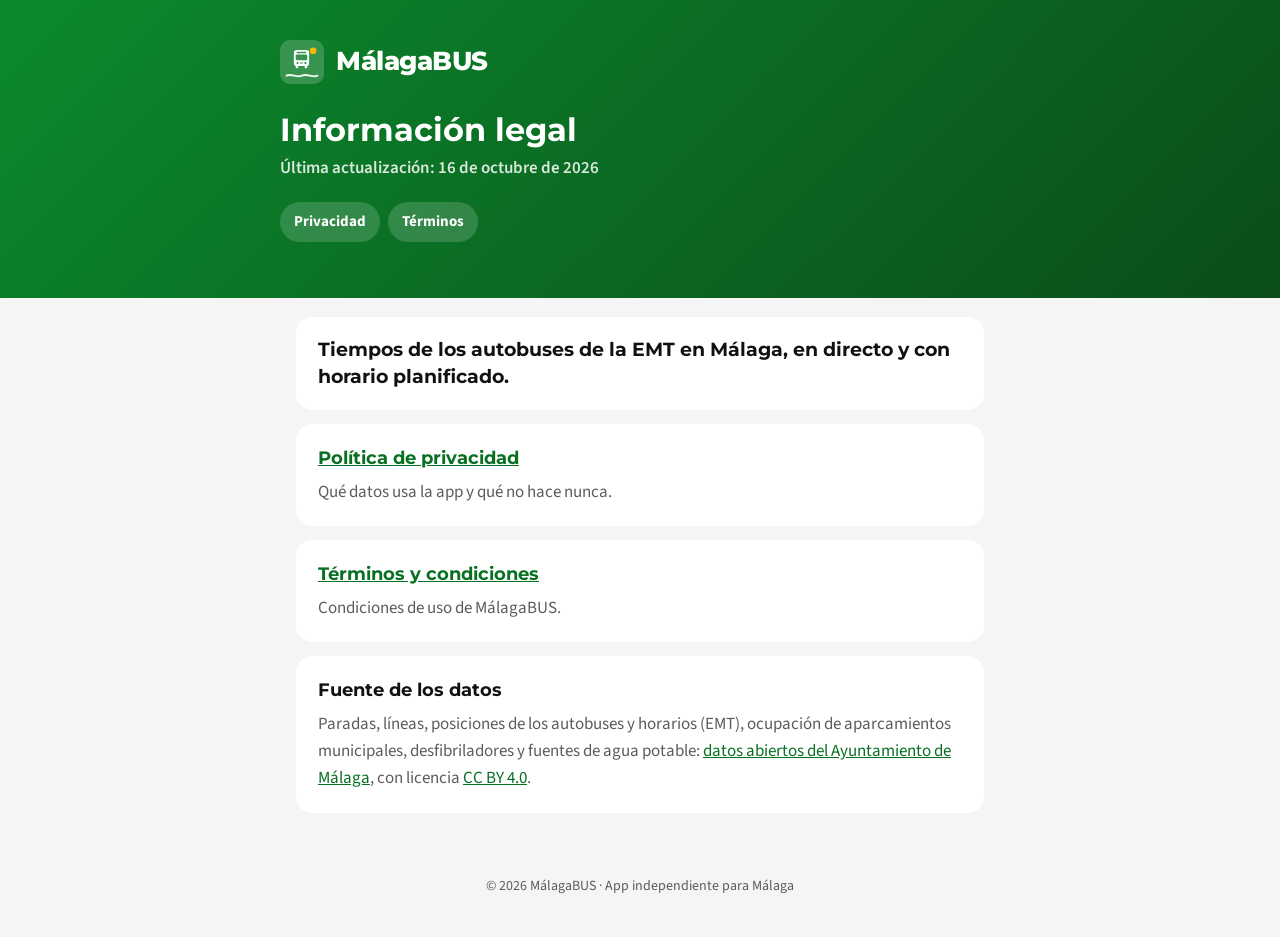
<file: index.html>
<!doctype html>
<html lang="es">
<head>
<meta charset="utf-8">
<meta name="viewport" content="width=device-width, initial-scale=1">
<title>MálagaBUS · Información legal</title>
<link rel="preconnect" href="https://fonts.googleapis.com">
<link rel="preconnect" href="https://fonts.gstatic.com" crossorigin>
<link href="https://fonts.googleapis.com/css2?family=Montserrat:wght@700;800&family=Source+Sans+3:wght@400;600;700&display=swap" rel="stylesheet">
<link rel="stylesheet" href="style.css">
</head>
<body>
<header>
  <div class="wrap">
    <a class="brand" href="index.html"><svg viewBox="0 0 1024 1024" aria-hidden="true"><rect width="1024" height="1024" rx="229" fill="#FFFFFF" fill-opacity="0.18"/><path d="M150 830C270 770 392 890 512 830C632 770 754 890 874 830" fill="none" stroke="#FFFFFF" stroke-opacity="0.92" stroke-width="44" stroke-linecap="round"/><circle cx="770" cy="250" r="78" fill="#F5B800"/><path fill="#FFFFFF" fill-rule="evenodd" d="M389.59999999999997 231.7H610.3999999999999A66.7 66.7 0 0 1 677.0999999999999 298.4V540.0A66.7 66.7 0 0 1 610.3999999999999 606.7H389.59999999999997A66.7 66.7 0 0 1 322.9 540.0V298.4A66.7 66.7 0 0 1 389.59999999999997 231.7ZM402.09999999999997 273.3H597.8999999999999A16.7 16.7 0 0 1 614.5999999999999 290.0V289.90000000000003A16.7 16.7 0 0 1 597.8999999999999 306.6H402.09999999999997A16.7 16.7 0 0 1 385.4 289.90000000000003V290.0A16.7 16.7 0 0 1 402.09999999999997 273.3ZM397.90000000000003 335.8H602.1000000000001A33.3 33.3 0 0 1 635.4000000000001 369.1V440.0A33.3 33.3 0 0 1 602.1000000000001 473.3H397.90000000000003A33.3 33.3 0 0 1 364.6 440.0V369.1A33.3 33.3 0 0 1 397.90000000000003 335.8ZM382.3 535.8a26.0 26.0 0 1 0 52.0 0a26.0 26.0 0 1 0 -52.0 0ZM565.7 535.8a26.0 26.0 0 1 0 52.0 0a26.0 26.0 0 1 0 -52.0 0ZM475.0 523.3H525.0A12.5 12.5 0 0 1 537.5 535.8V535.8A12.5 12.5 0 0 1 525.0 548.3H475.0A12.5 12.5 0 0 1 462.5 535.8V535.8A12.5 12.5 0 0 1 475.0 523.3ZM385.40000000000003 606.7H406.3A20.8 20.8 0 0 1 427.1 627.5V635.9000000000001A20.8 20.8 0 0 1 406.3 656.7H385.40000000000003A20.8 20.8 0 0 1 364.6 635.9000000000001V627.5A20.8 20.8 0 0 1 385.40000000000003 606.7ZM593.6999999999999 606.7H614.6A20.8 20.8 0 0 1 635.4 627.5V635.9000000000001A20.8 20.8 0 0 1 614.6 656.7H593.6999999999999A20.8 20.8 0 0 1 572.9 635.9000000000001V627.5A20.8 20.8 0 0 1 593.6999999999999 606.7Z"/></svg><span>MálagaBUS</span></a>
    <h1>Información legal</h1>
    <p class="updated">Última actualización: 16 de octubre de 2026</p>
    <nav>
      <a href="privacidad.html">Privacidad</a>
      <a href="terminos.html">Términos</a>
    </nav>
  </div>
</header>
<main class="wrap">
<p class="intro">Tiempos de los autobuses de la EMT en Málaga, en directo y con horario planificado.</p>
<section><h2><a href="privacidad.html">Política de privacidad</a></h2><p>Qué datos usa la app y qué no hace nunca.</p></section>
<section><h2><a href="terminos.html">Términos y condiciones</a></h2><p>Condiciones de uso de MálagaBUS.</p></section>
<section><h2>Fuente de los datos</h2><p>Paradas, líneas, posiciones de los autobuses y horarios (EMT), ocupación de aparcamientos municipales, desfibriladores y fuentes de agua potable: <a href="https://datosabiertos.malaga.eu/">datos abiertos del Ayuntamiento de Málaga</a>, con licencia <a href="https://creativecommons.org/licenses/by/4.0/deed.es">CC BY 4.0</a>.</p></section>
</main>
<footer>© 2026 MálagaBUS · App independiente para Málaga</footer>
</body>
</html>
</file>
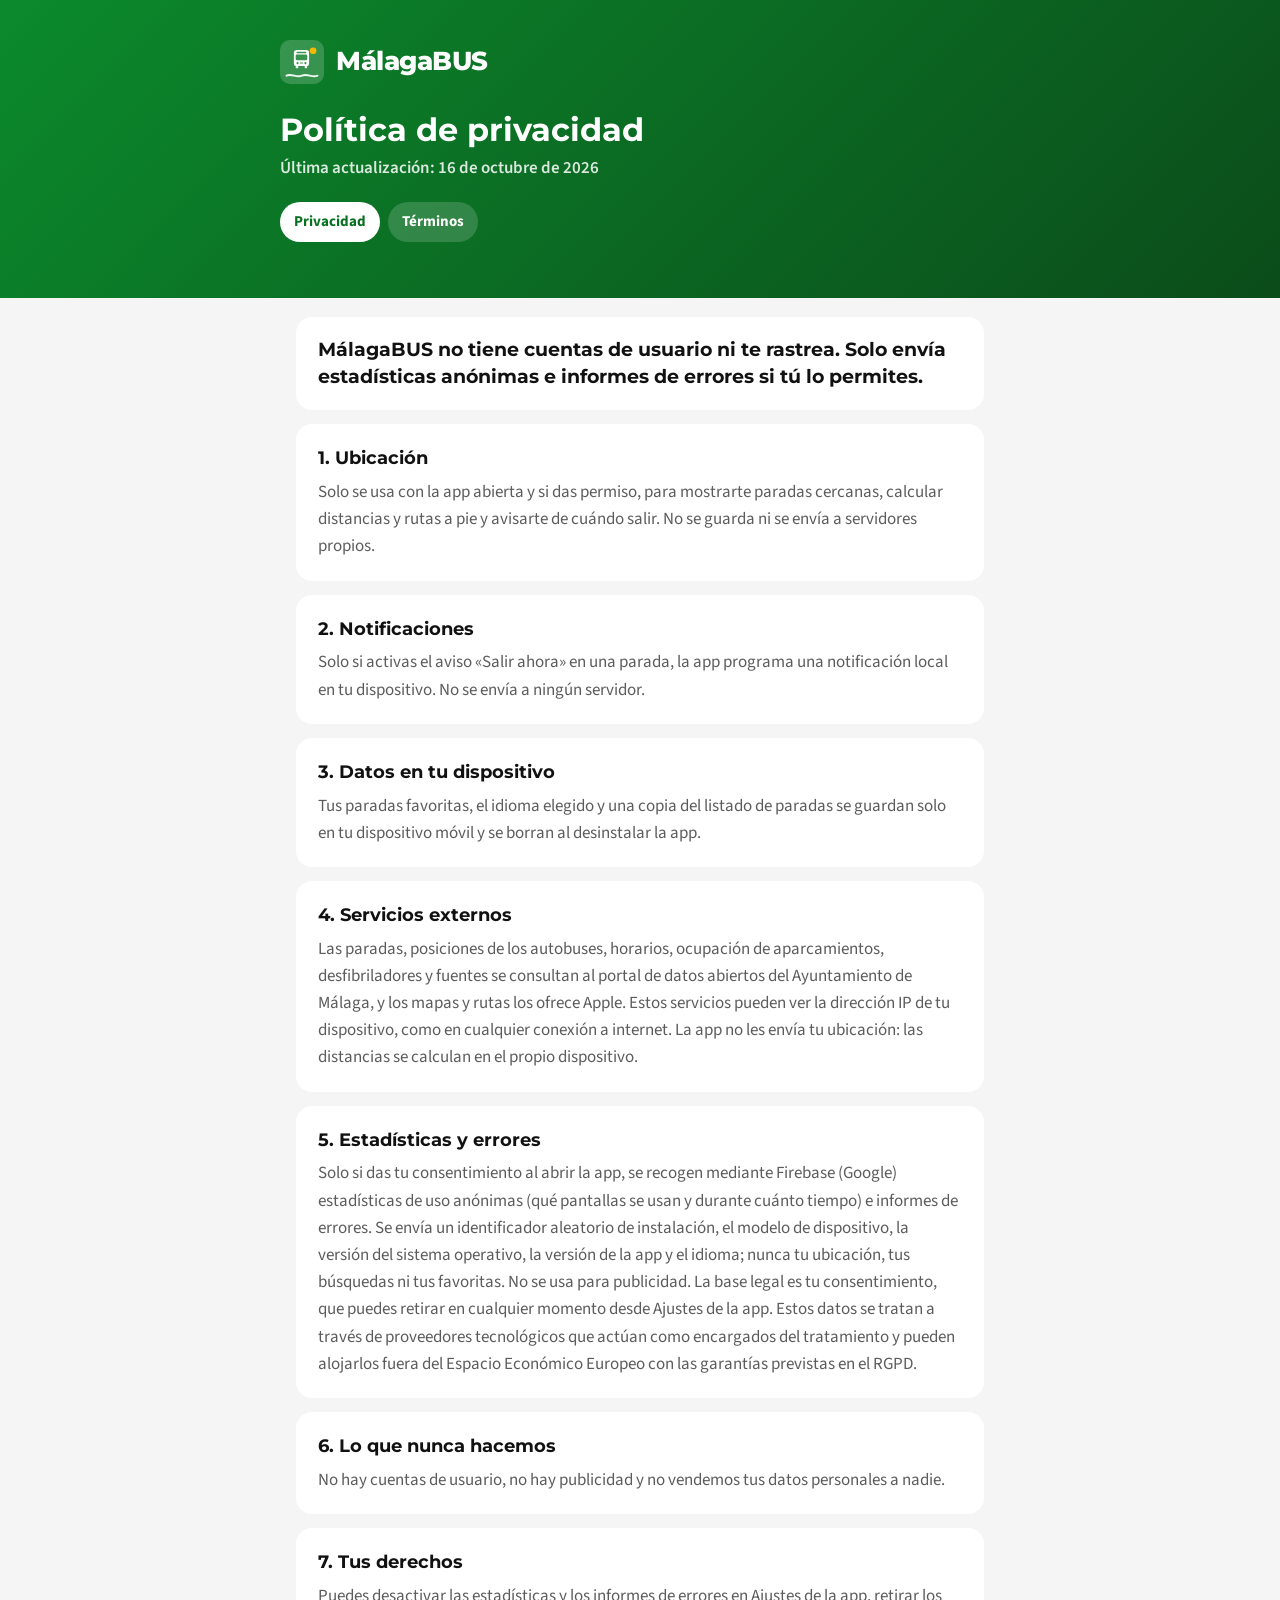
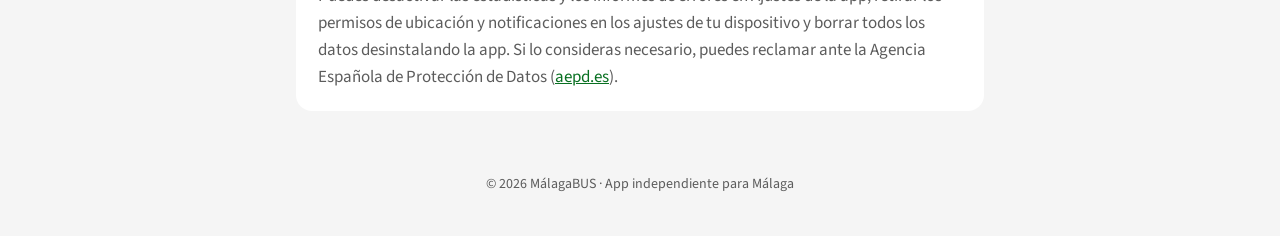
<file: privacidad.html>
<!doctype html>
<html lang="es">
<head>
<meta charset="utf-8">
<meta name="viewport" content="width=device-width, initial-scale=1">
<title>Privacidad · MálagaBUS</title>
<link rel="preconnect" href="https://fonts.googleapis.com">
<link rel="preconnect" href="https://fonts.gstatic.com" crossorigin>
<link href="https://fonts.googleapis.com/css2?family=Montserrat:wght@700;800&family=Source+Sans+3:wght@400;600;700&display=swap" rel="stylesheet">
<link rel="stylesheet" href="style.css">
</head>
<body>
<header>
  <div class="wrap">
    <a class="brand" href="index.html"><svg viewBox="0 0 1024 1024" aria-hidden="true"><rect width="1024" height="1024" rx="229" fill="#FFFFFF" fill-opacity="0.18"/><path d="M150 830C270 770 392 890 512 830C632 770 754 890 874 830" fill="none" stroke="#FFFFFF" stroke-opacity="0.92" stroke-width="44" stroke-linecap="round"/><circle cx="770" cy="250" r="78" fill="#F5B800"/><path fill="#FFFFFF" fill-rule="evenodd" d="M389.59999999999997 231.7H610.3999999999999A66.7 66.7 0 0 1 677.0999999999999 298.4V540.0A66.7 66.7 0 0 1 610.3999999999999 606.7H389.59999999999997A66.7 66.7 0 0 1 322.9 540.0V298.4A66.7 66.7 0 0 1 389.59999999999997 231.7ZM402.09999999999997 273.3H597.8999999999999A16.7 16.7 0 0 1 614.5999999999999 290.0V289.90000000000003A16.7 16.7 0 0 1 597.8999999999999 306.6H402.09999999999997A16.7 16.7 0 0 1 385.4 289.90000000000003V290.0A16.7 16.7 0 0 1 402.09999999999997 273.3ZM397.90000000000003 335.8H602.1000000000001A33.3 33.3 0 0 1 635.4000000000001 369.1V440.0A33.3 33.3 0 0 1 602.1000000000001 473.3H397.90000000000003A33.3 33.3 0 0 1 364.6 440.0V369.1A33.3 33.3 0 0 1 397.90000000000003 335.8ZM382.3 535.8a26.0 26.0 0 1 0 52.0 0a26.0 26.0 0 1 0 -52.0 0ZM565.7 535.8a26.0 26.0 0 1 0 52.0 0a26.0 26.0 0 1 0 -52.0 0ZM475.0 523.3H525.0A12.5 12.5 0 0 1 537.5 535.8V535.8A12.5 12.5 0 0 1 525.0 548.3H475.0A12.5 12.5 0 0 1 462.5 535.8V535.8A12.5 12.5 0 0 1 475.0 523.3ZM385.40000000000003 606.7H406.3A20.8 20.8 0 0 1 427.1 627.5V635.9000000000001A20.8 20.8 0 0 1 406.3 656.7H385.40000000000003A20.8 20.8 0 0 1 364.6 635.9000000000001V627.5A20.8 20.8 0 0 1 385.40000000000003 606.7ZM593.6999999999999 606.7H614.6A20.8 20.8 0 0 1 635.4 627.5V635.9000000000001A20.8 20.8 0 0 1 614.6 656.7H593.6999999999999A20.8 20.8 0 0 1 572.9 635.9000000000001V627.5A20.8 20.8 0 0 1 593.6999999999999 606.7Z"/></svg><span>MálagaBUS</span></a>
    <h1>Política de privacidad</h1>
    <p class="updated">Última actualización: 16 de octubre de 2026</p>
    <nav>
      <a href="privacidad.html" aria-current="page">Privacidad</a>
      <a href="terminos.html">Términos</a>
    </nav>
  </div>
</header>
<main class="wrap">
<p class="intro">MálagaBUS no tiene cuentas de usuario ni te rastrea. Solo envía estadísticas anónimas e informes de errores si tú lo permites.</p>
<section><h2>1. Ubicación</h2><p>Solo se usa con la app abierta y si das permiso, para mostrarte paradas cercanas, calcular distancias y rutas a pie y avisarte de cuándo salir. No se guarda ni se envía a servidores propios.</p></section>
<section><h2>2. Notificaciones</h2><p>Solo si activas el aviso «Salir ahora» en una parada, la app programa una notificación local en tu dispositivo. No se envía a ningún servidor.</p></section>
<section><h2>3. Datos en tu dispositivo</h2><p>Tus paradas favoritas, el idioma elegido y una copia del listado de paradas se guardan solo en tu dispositivo móvil y se borran al desinstalar la app.</p></section>
<section><h2>4. Servicios externos</h2><p>Las paradas, posiciones de los autobuses, horarios, ocupación de aparcamientos, desfibriladores y fuentes se consultan al portal de datos abiertos del Ayuntamiento de Málaga, y los mapas y rutas los ofrece Apple. Estos servicios pueden ver la dirección IP de tu dispositivo, como en cualquier conexión a internet. La app no les envía tu ubicación: las distancias se calculan en el propio dispositivo.</p></section>
<section><h2>5. Estadísticas y errores</h2><p>Solo si das tu consentimiento al abrir la app, se recogen mediante Firebase (Google) estadísticas de uso anónimas (qué pantallas se usan y durante cuánto tiempo) e informes de errores. Se envía un identificador aleatorio de instalación, el modelo de dispositivo, la versión del sistema operativo, la versión de la app y el idioma; nunca tu ubicación, tus búsquedas ni tus favoritas. No se usa para publicidad. La base legal es tu consentimiento, que puedes retirar en cualquier momento desde Ajustes de la app. Estos datos se tratan a través de proveedores tecnológicos que actúan como encargados del tratamiento y pueden alojarlos fuera del Espacio Económico Europeo con las garantías previstas en el RGPD.</p></section>
<section><h2>6. Lo que nunca hacemos</h2><p>No hay cuentas de usuario, no hay publicidad y no vendemos tus datos personales a nadie.</p></section>
<section><h2>7. Tus derechos</h2><p>Puedes desactivar las estadísticas y los informes de errores en Ajustes de la app, retirar los permisos de ubicación y notificaciones en los ajustes de tu dispositivo y borrar todos los datos desinstalando la app. Si lo consideras necesario, puedes reclamar ante la Agencia Española de Protección de Datos (<a href="https://www.aepd.es">aepd.es</a>).</p></section>
</main>
<footer>© 2026 MálagaBUS · App independiente para Málaga</footer>
</body>
</html>
</file>
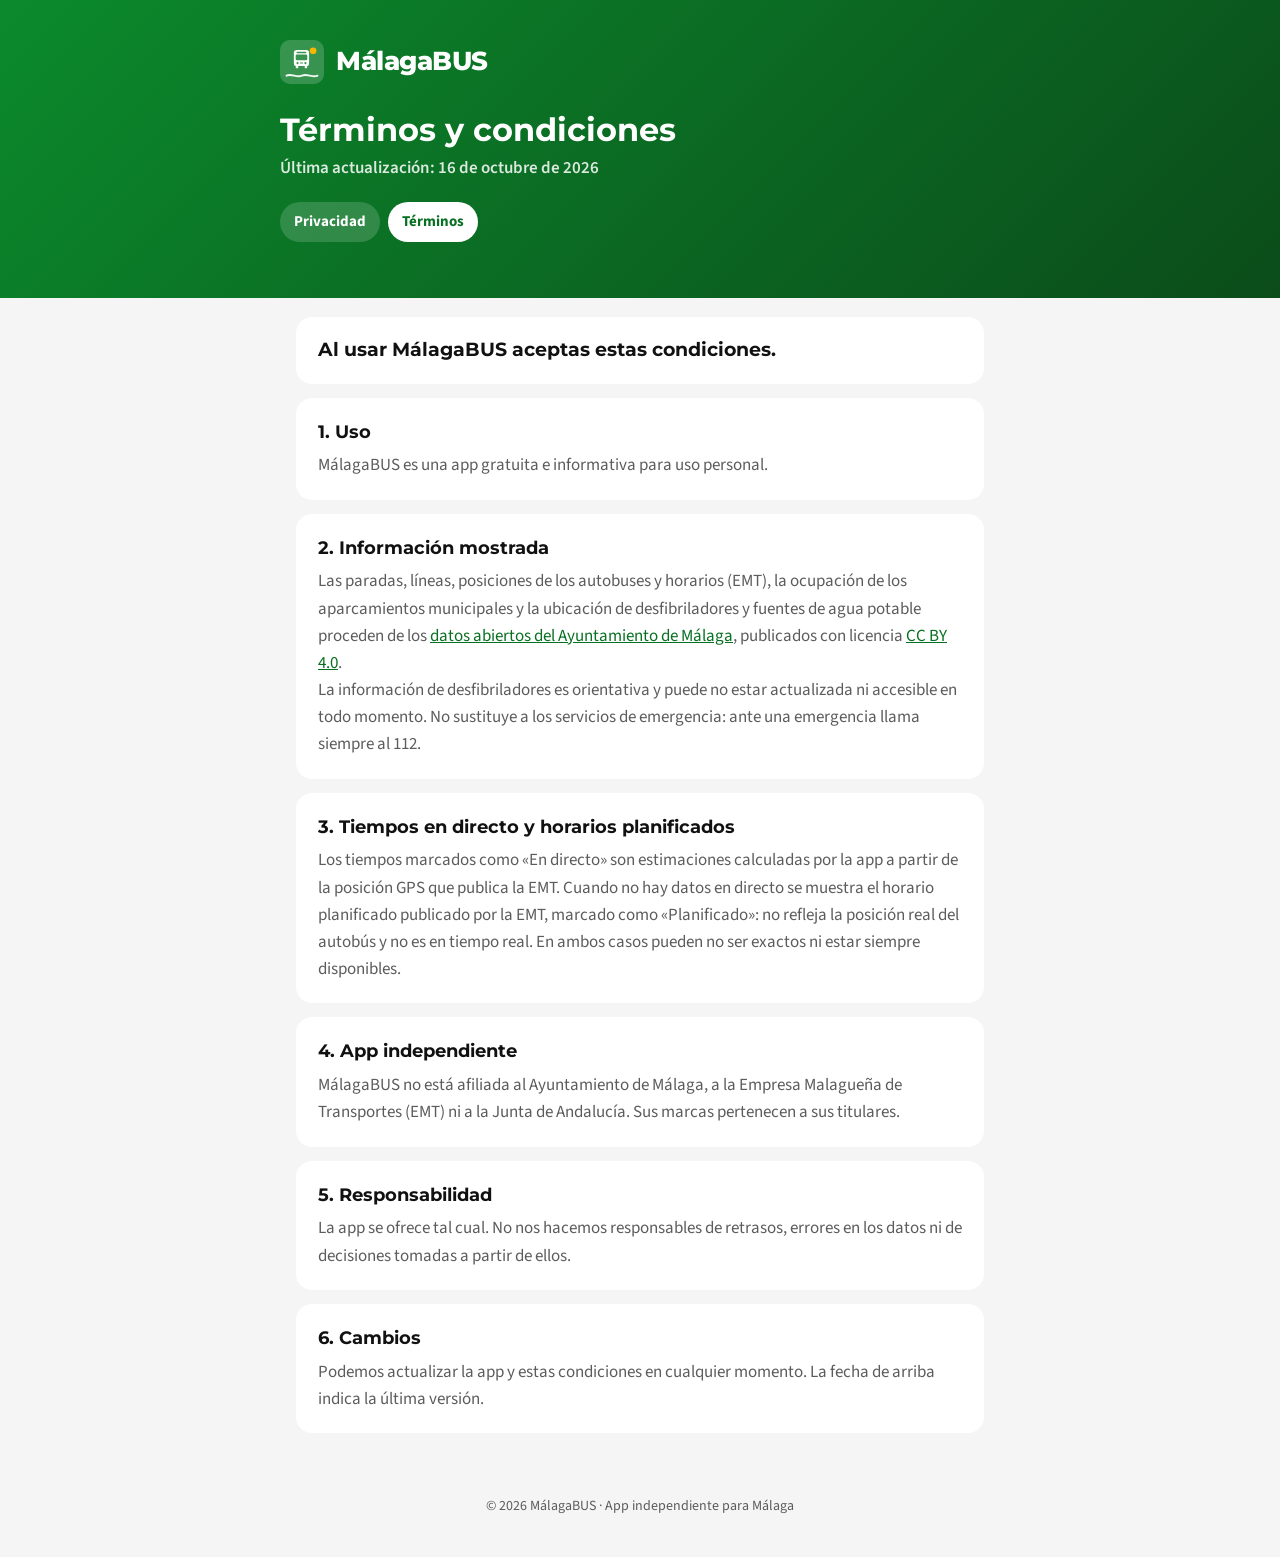
<file: terminos.html>
<!doctype html>
<html lang="es">
<head>
<meta charset="utf-8">
<meta name="viewport" content="width=device-width, initial-scale=1">
<title>Términos · MálagaBUS</title>
<link rel="preconnect" href="https://fonts.googleapis.com">
<link rel="preconnect" href="https://fonts.gstatic.com" crossorigin>
<link href="https://fonts.googleapis.com/css2?family=Montserrat:wght@700;800&family=Source+Sans+3:wght@400;600;700&display=swap" rel="stylesheet">
<link rel="stylesheet" href="style.css">
</head>
<body>
<header>
  <div class="wrap">
    <a class="brand" href="index.html"><svg viewBox="0 0 1024 1024" aria-hidden="true"><rect width="1024" height="1024" rx="229" fill="#FFFFFF" fill-opacity="0.18"/><path d="M150 830C270 770 392 890 512 830C632 770 754 890 874 830" fill="none" stroke="#FFFFFF" stroke-opacity="0.92" stroke-width="44" stroke-linecap="round"/><circle cx="770" cy="250" r="78" fill="#F5B800"/><path fill="#FFFFFF" fill-rule="evenodd" d="M389.59999999999997 231.7H610.3999999999999A66.7 66.7 0 0 1 677.0999999999999 298.4V540.0A66.7 66.7 0 0 1 610.3999999999999 606.7H389.59999999999997A66.7 66.7 0 0 1 322.9 540.0V298.4A66.7 66.7 0 0 1 389.59999999999997 231.7ZM402.09999999999997 273.3H597.8999999999999A16.7 16.7 0 0 1 614.5999999999999 290.0V289.90000000000003A16.7 16.7 0 0 1 597.8999999999999 306.6H402.09999999999997A16.7 16.7 0 0 1 385.4 289.90000000000003V290.0A16.7 16.7 0 0 1 402.09999999999997 273.3ZM397.90000000000003 335.8H602.1000000000001A33.3 33.3 0 0 1 635.4000000000001 369.1V440.0A33.3 33.3 0 0 1 602.1000000000001 473.3H397.90000000000003A33.3 33.3 0 0 1 364.6 440.0V369.1A33.3 33.3 0 0 1 397.90000000000003 335.8ZM382.3 535.8a26.0 26.0 0 1 0 52.0 0a26.0 26.0 0 1 0 -52.0 0ZM565.7 535.8a26.0 26.0 0 1 0 52.0 0a26.0 26.0 0 1 0 -52.0 0ZM475.0 523.3H525.0A12.5 12.5 0 0 1 537.5 535.8V535.8A12.5 12.5 0 0 1 525.0 548.3H475.0A12.5 12.5 0 0 1 462.5 535.8V535.8A12.5 12.5 0 0 1 475.0 523.3ZM385.40000000000003 606.7H406.3A20.8 20.8 0 0 1 427.1 627.5V635.9000000000001A20.8 20.8 0 0 1 406.3 656.7H385.40000000000003A20.8 20.8 0 0 1 364.6 635.9000000000001V627.5A20.8 20.8 0 0 1 385.40000000000003 606.7ZM593.6999999999999 606.7H614.6A20.8 20.8 0 0 1 635.4 627.5V635.9000000000001A20.8 20.8 0 0 1 614.6 656.7H593.6999999999999A20.8 20.8 0 0 1 572.9 635.9000000000001V627.5A20.8 20.8 0 0 1 593.6999999999999 606.7Z"/></svg><span>MálagaBUS</span></a>
    <h1>Términos y condiciones</h1>
    <p class="updated">Última actualización: 16 de octubre de 2026</p>
    <nav>
      <a href="privacidad.html">Privacidad</a>
      <a href="terminos.html" aria-current="page">Términos</a>
    </nav>
  </div>
</header>
<main class="wrap">
<p class="intro">Al usar MálagaBUS aceptas estas condiciones.</p>
<section><h2>1. Uso</h2><p>MálagaBUS es una app gratuita e informativa para uso personal.</p></section>
<section><h2>2. Información mostrada</h2><p>Las paradas, líneas, posiciones de los autobuses y horarios (EMT), la ocupación de los aparcamientos municipales y la ubicación de desfibriladores y fuentes de agua potable proceden de los <a href="https://datosabiertos.malaga.eu/">datos abiertos del Ayuntamiento de Málaga</a>, publicados con licencia <a href="https://creativecommons.org/licenses/by/4.0/deed.es">CC BY 4.0</a>.</p><p>La información de desfibriladores es orientativa y puede no estar actualizada ni accesible en todo momento. No sustituye a los servicios de emergencia: ante una emergencia llama siempre al 112.</p></section>
<section><h2>3. Tiempos en directo y horarios planificados</h2><p>Los tiempos marcados como «En directo» son estimaciones calculadas por la app a partir de la posición GPS que publica la EMT. Cuando no hay datos en directo se muestra el horario planificado publicado por la EMT, marcado como «Planificado»: no refleja la posición real del autobús y no es en tiempo real. En ambos casos pueden no ser exactos ni estar siempre disponibles.</p></section>
<section><h2>4. App independiente</h2><p>MálagaBUS no está afiliada al Ayuntamiento de Málaga, a la Empresa Malagueña de Transportes (EMT) ni a la Junta de Andalucía. Sus marcas pertenecen a sus titulares.</p></section>
<section><h2>5. Responsabilidad</h2><p>La app se ofrece tal cual. No nos hacemos responsables de retrasos, errores en los datos ni de decisiones tomadas a partir de ellos.</p></section>
<section><h2>6. Cambios</h2><p>Podemos actualizar la app y estas condiciones en cualquier momento. La fecha de arriba indica la última versión.</p></section>
</main>
<footer>© 2026 MálagaBUS · App independiente para Málaga</footer>
</body>
</html>
</file>
<file: style.css>
:root {
  --brand: #087021;
  --brand-dark: #0B4C1A;
  --link: #087021;
  --bg: #F5F5F5;
  --surface: #FFFFFF;
  --ink: #111111;
  --muted: #5C5C5C;
  --line: #E2E2E2;
}
@media (prefers-color-scheme: dark) {
  :root {
    --link: #6CC784;
    --bg: #000000;
    --surface: #161A17;
    --ink: #F2F5F3;
    --muted: #A3ABA6;
    --line: #2F3531;
  }
}
* { box-sizing: border-box; }
html { -webkit-text-size-adjust: 100%; }
body {
  margin: 0;
  background: var(--bg);
  color: var(--ink);
  font-family: "Source Sans 3", -apple-system, BlinkMacSystemFont, "Segoe UI", sans-serif;
  font-size: 17px;
  line-height: 1.6;
}
header {
  background: linear-gradient(135deg, #0B8A2C, var(--brand-dark));
  color: #FFFFFF;
  padding: 40px 16px 56px;
}
.wrap { max-width: 720px; margin: 0 auto; }
.brand { display: flex; align-items: center; gap: 12px; text-decoration: none; color: inherit; }
.brand svg { width: 44px; height: 44px; flex-shrink: 0; }
.brand span { font-family: "Montserrat", sans-serif; font-weight: 800; font-size: 26px; letter-spacing: -0.5px; }
h1 { font-family: "Montserrat", sans-serif; font-weight: 700; font-size: 32px; line-height: 1.15; margin: 28px 0 6px; }
.updated { opacity: 0.85; font-weight: 600; margin: 0; }
nav { display: flex; gap: 8px; flex-wrap: wrap; margin-top: 20px; }
nav a {
  color: #FFFFFF; text-decoration: none; font-weight: 700; font-size: 15px;
  padding: 8px 14px; border-radius: 999px; background: rgba(255, 255, 255, 0.16);
}
nav a[aria-current="page"] { background: #FFFFFF; color: var(--brand); }
main { padding: 0 16px 40px; margin-top: -28px; }
.intro, section {
  background: var(--surface);
  border-radius: 16px;
  padding: 20px 22px;
  margin-bottom: 14px;
}
.intro { font-family: "Montserrat", sans-serif; font-weight: 700; font-size: 19px; line-height: 1.4; }
h2 { font-family: "Montserrat", sans-serif; font-size: 18px; margin: 0 0 6px; }
section p { margin: 0; color: var(--muted); }
a { color: var(--link); }
footer { color: var(--muted); font-size: 14px; text-align: center; padding: 8px 16px 40px; }
</file>
